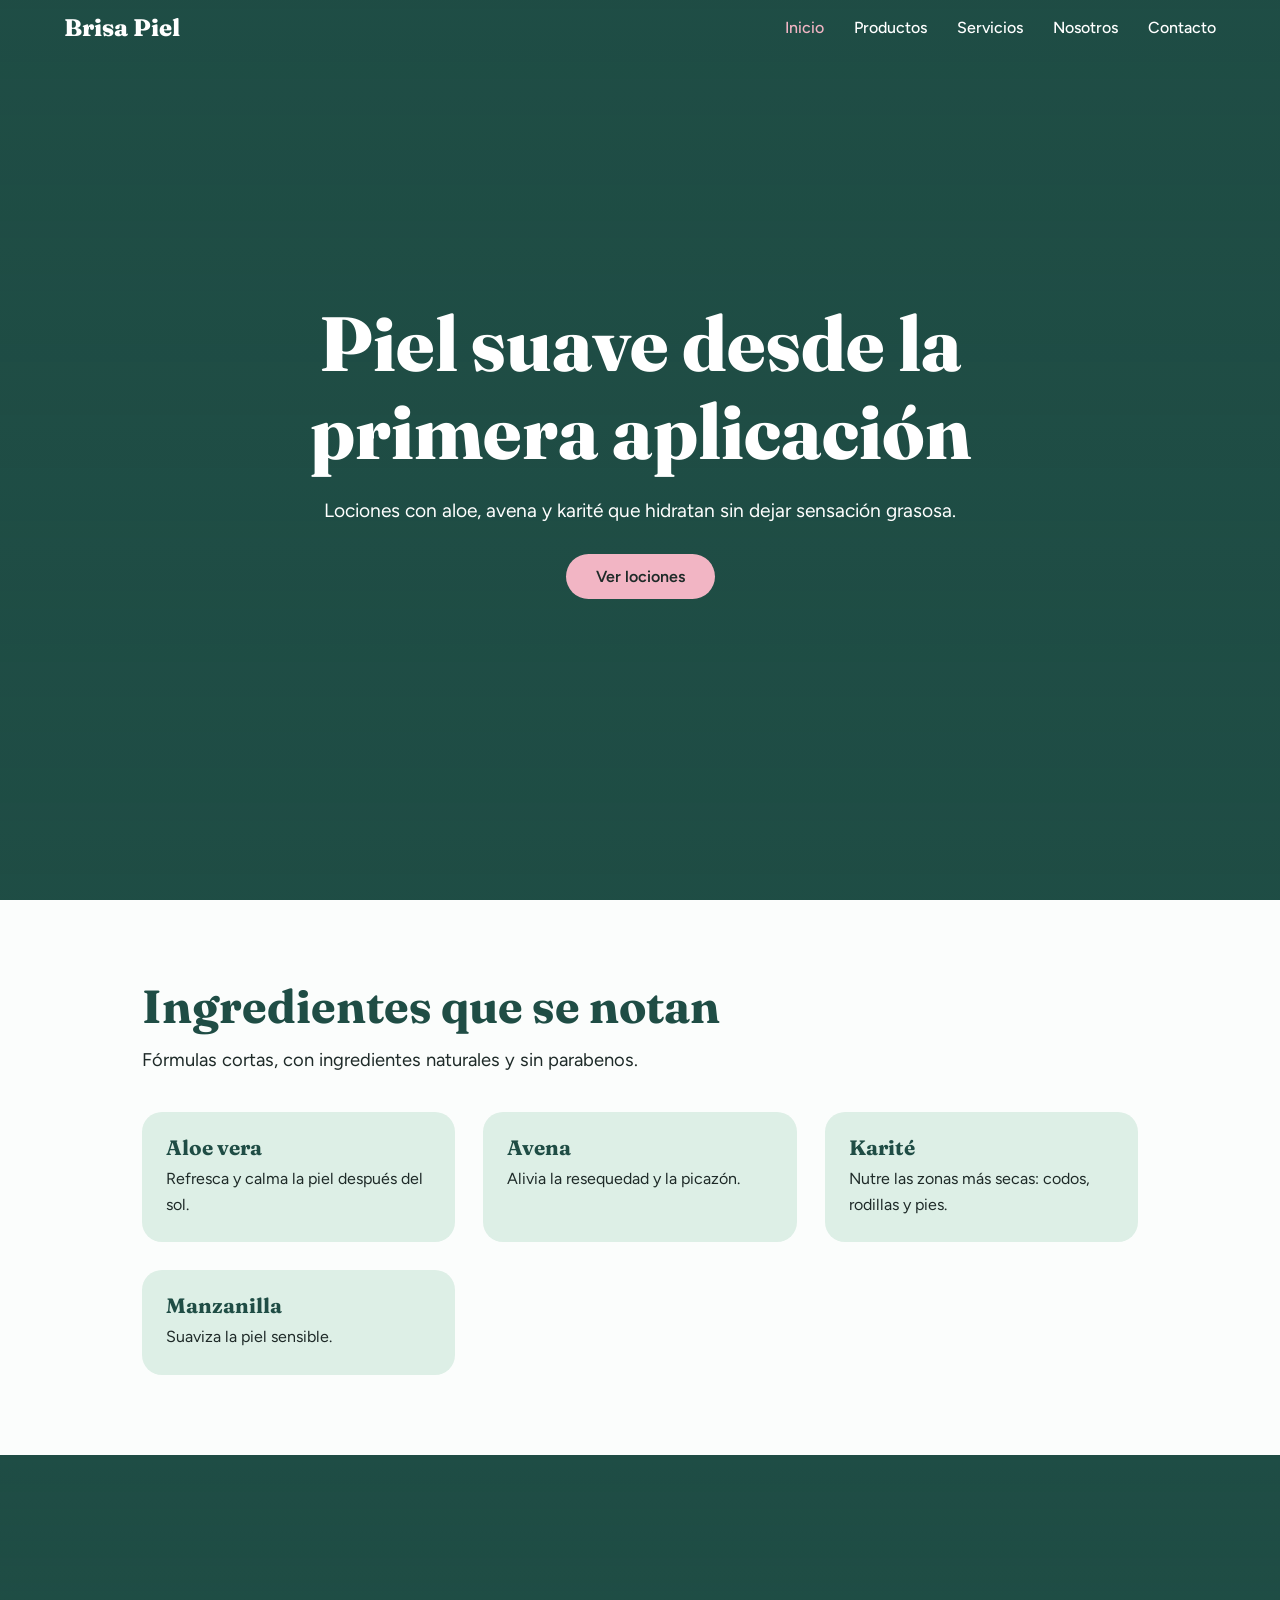
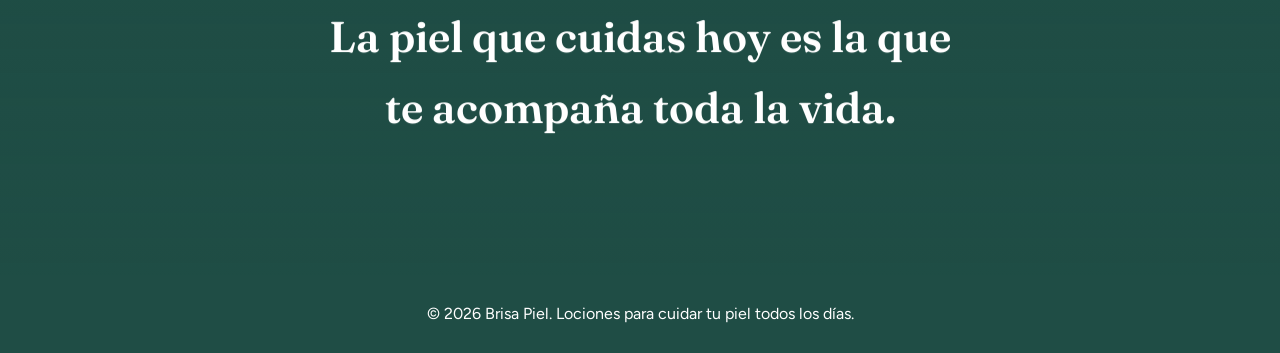
<file: index.html>
<!DOCTYPE html>
<html lang="es">
<head>
<meta charset="UTF-8">
<meta name="viewport" content="width=device-width, initial-scale=1">
<title>Inicio | Brisa Piel</title>
<link rel="preconnect" href="https://fonts.googleapis.com">
<link rel="preconnect" href="https://fonts.gstatic.com" crossorigin>
<link href="https://fonts.googleapis.com/css2?family=Fraunces:opsz,wght@9..144,600;9..144,800&family=Figtree:wght@400;500;600&display=swap" rel="stylesheet">
<link rel="stylesheet" href="style.css">
</head>
<body class="home">
<header class="nav" id="nav">
  <a class="logo" href="index.html">Brisa Piel</a>
  <button class="burger" id="burger" aria-label="Abrir menú" aria-expanded="false">Menú</button>
  <nav id="menu">
    <a href="index.html">Inicio</a>
    <a href="productos.html">Productos</a>
    <a href="servicios.html">Servicios</a>
    <a href="nosotros.html">Nosotros</a>
    <a href="contacto.html">Contacto</a>
  </nav>
</header>
<section class="hero">
  <div class="layer bg" data-speed="0.3" style="background-image:url('https://images.unsplash.com/photo-1556228720-195a672e8a03?auto=format&fit=crop&w=1800&q=70')"></div>
  <div class="shade"></div>
  <div class="hero-text" data-speed="-0.12">
    <h1>Piel suave desde la primera aplicación</h1>
    <p>Lociones con aloe, avena y karité que hidratan sin dejar sensación grasosa.</p>
    <a class="btn" href="productos.html">Ver lociones</a>
  </div>
</section>
<section class="section">
  <h2>Ingredientes que se notan</h2>
  <p class="lead">Fórmulas cortas, con ingredientes naturales y sin parabenos.</p>
  <div class="grid">
    <article class="item"><h3>Aloe vera</h3><p>Refresca y calma la piel después del sol.</p></article>
    <article class="item"><h3>Avena</h3><p>Alivia la resequedad y la picazón.</p></article>
    <article class="item"><h3>Karité</h3><p>Nutre las zonas más secas: codos, rodillas y pies.</p></article>
    <article class="item"><h3>Manzanilla</h3><p>Suaviza la piel sensible.</p></article>
  </div>
</section>
<section class="band">
  <div class="layer bg" data-speed="0.2" style="background-image:url('https://images.unsplash.com/photo-1571781926291-c477ebfd024b?auto=format&fit=crop&w=1800&q=70')"></div>
  <div class="shade"></div>
  <blockquote data-speed="-0.05">La piel que cuidas hoy es la que te acompaña toda la vida.</blockquote>
</section>
<footer>© 2026 Brisa Piel. Lociones para cuidar tu piel todos los días.</footer>
<script src="main.js"></script>
</body>
</html>
</file>
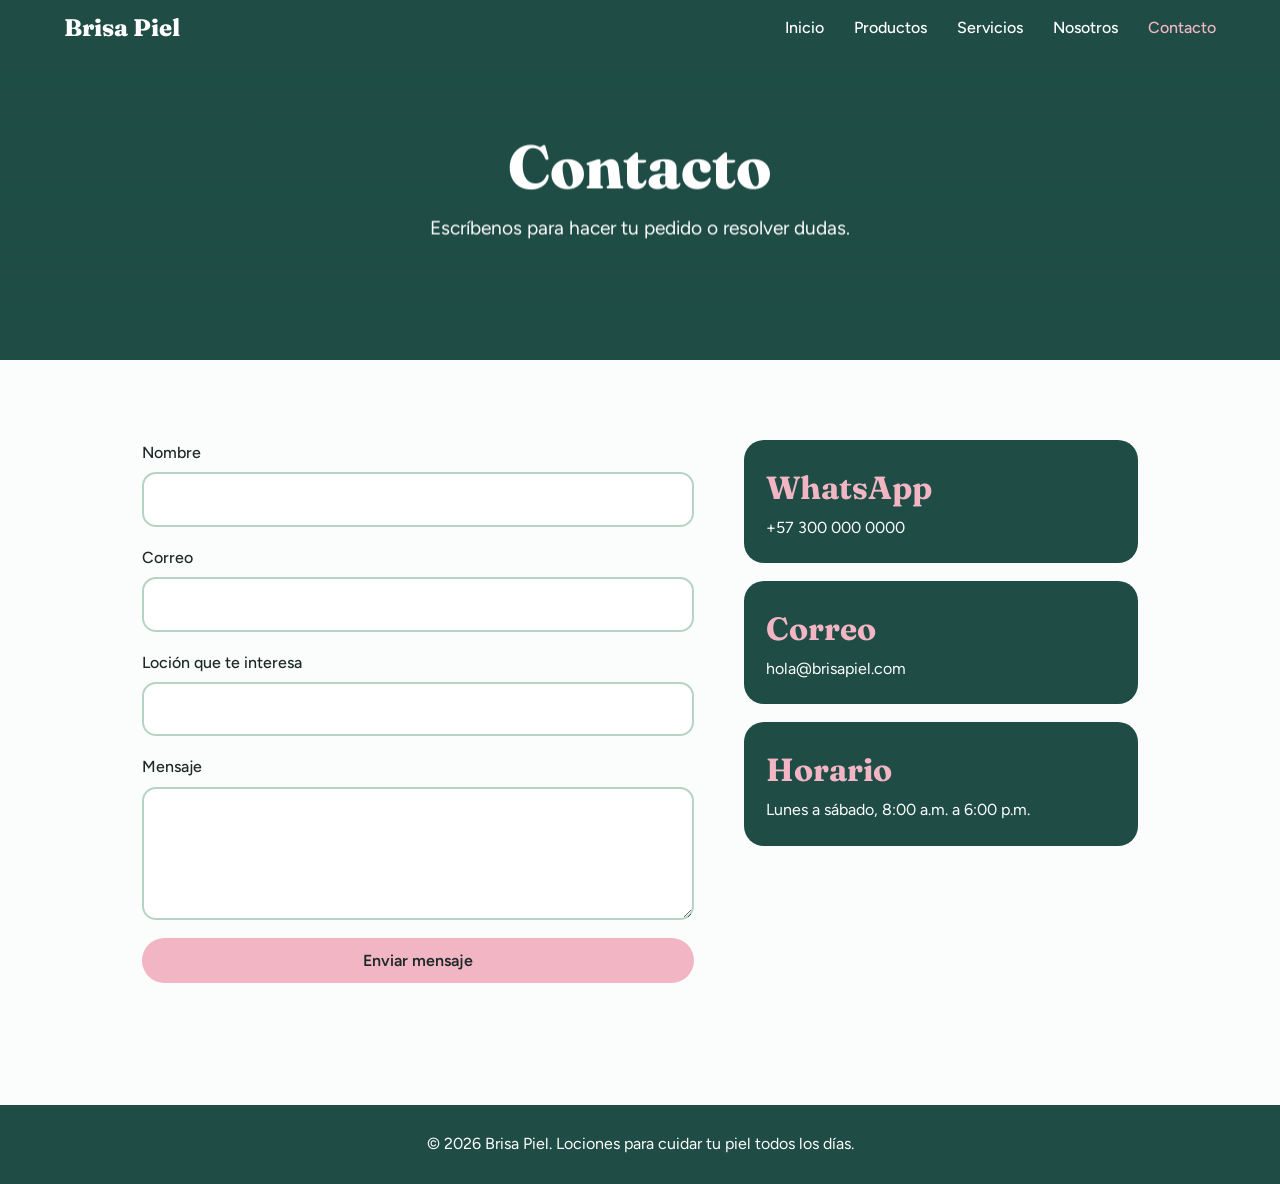
<file: contacto.html>
<!DOCTYPE html>
<html lang="es">
<head>
<meta charset="UTF-8">
<meta name="viewport" content="width=device-width, initial-scale=1">
<title>Contacto | Brisa Piel</title>
<link rel="preconnect" href="https://fonts.googleapis.com">
<link rel="preconnect" href="https://fonts.gstatic.com" crossorigin>
<link href="https://fonts.googleapis.com/css2?family=Fraunces:opsz,wght@9..144,600;9..144,800&family=Figtree:wght@400;500;600&display=swap" rel="stylesheet">
<link rel="stylesheet" href="style.css">
</head>
<body class="inner">
<header class="nav" id="nav">
  <a class="logo" href="index.html">Brisa Piel</a>
  <button class="burger" id="burger" aria-label="Abrir menú" aria-expanded="false">Menú</button>
  <nav id="menu">
    <a href="index.html">Inicio</a>
    <a href="productos.html">Productos</a>
    <a href="servicios.html">Servicios</a>
    <a href="nosotros.html">Nosotros</a>
    <a href="contacto.html">Contacto</a>
  </nav>
</header>
<section class="page-hero"><div class="layer bg" data-speed="0.2" style="background-image:url('https://images.unsplash.com/photo-1571781926291-c477ebfd024b?auto=format&fit=crop&w=1800&q=70')"></div><div class="shade"></div><div class="hero-text" data-speed="-0.08"><h1>Contacto</h1><p>Escríbenos para hacer tu pedido o resolver dudas.</p></div></section>
<section class="section split">
<form id="form" novalidate>
<label>Nombre<input type="text" name="nombre" required></label>
<label>Correo<input type="email" name="correo" required></label>
<label>Loción que te interesa<input type="text" name="locion"></label>
<label>Mensaje<textarea name="mensaje" rows="4" required></textarea></label>
<button class="btn" type="submit">Enviar mensaje</button>
<p id="msg" role="status"></p>
</form>
<ul class="stats">
<li><strong>WhatsApp</strong> +57 300 000 0000</li>
<li><strong>Correo</strong> hola@brisapiel.com</li>
<li><strong>Horario</strong> Lunes a sábado, 8:00 a.m. a 6:00 p.m.</li>
</ul></section>
<footer>© 2026 Brisa Piel. Lociones para cuidar tu piel todos los días.</footer>
<script src="main.js"></script>
</body>
</html>
</file>
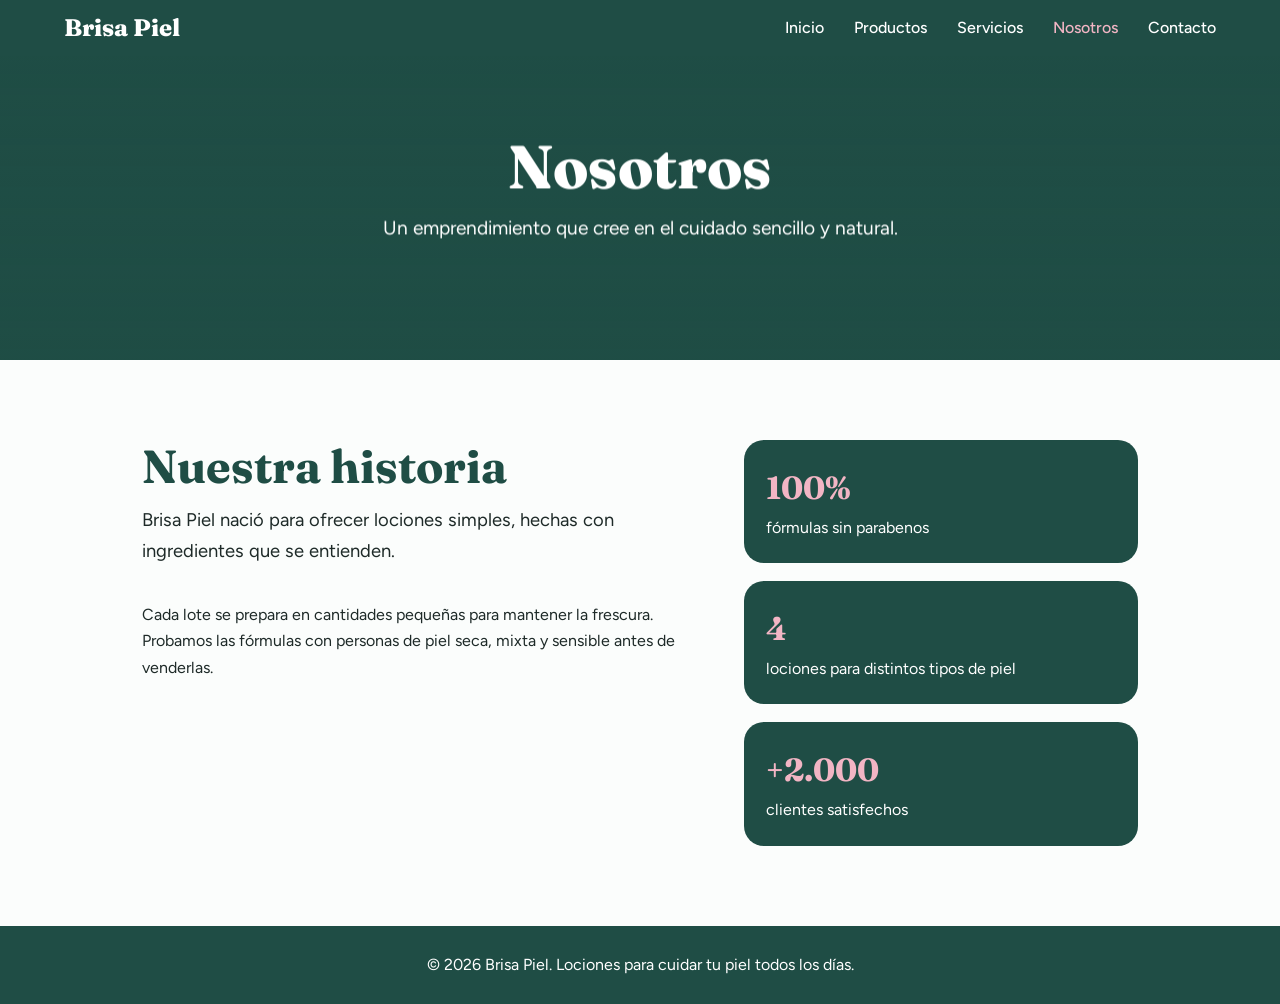
<file: nosotros.html>
<!DOCTYPE html>
<html lang="es">
<head>
<meta charset="UTF-8">
<meta name="viewport" content="width=device-width, initial-scale=1">
<title>Nosotros | Brisa Piel</title>
<link rel="preconnect" href="https://fonts.googleapis.com">
<link rel="preconnect" href="https://fonts.gstatic.com" crossorigin>
<link href="https://fonts.googleapis.com/css2?family=Fraunces:opsz,wght@9..144,600;9..144,800&family=Figtree:wght@400;500;600&display=swap" rel="stylesheet">
<link rel="stylesheet" href="style.css">
</head>
<body class="inner">
<header class="nav" id="nav">
  <a class="logo" href="index.html">Brisa Piel</a>
  <button class="burger" id="burger" aria-label="Abrir menú" aria-expanded="false">Menú</button>
  <nav id="menu">
    <a href="index.html">Inicio</a>
    <a href="productos.html">Productos</a>
    <a href="servicios.html">Servicios</a>
    <a href="nosotros.html">Nosotros</a>
    <a href="contacto.html">Contacto</a>
  </nav>
</header>
<section class="page-hero"><div class="layer bg" data-speed="0.2" style="background-image:url('https://images.unsplash.com/photo-1556228720-195a672e8a03?auto=format&fit=crop&w=1800&q=70')"></div><div class="shade"></div><div class="hero-text" data-speed="-0.08"><h1>Nosotros</h1><p>Un emprendimiento que cree en el cuidado sencillo y natural.</p></div></section>
<section class="section split">
<div><h2>Nuestra historia</h2>
<p class="lead">Brisa Piel nació para ofrecer lociones simples, hechas con ingredientes que se entienden.</p>
<p>Cada lote se prepara en cantidades pequeñas para mantener la frescura. Probamos las fórmulas con personas de piel seca, mixta y sensible antes de venderlas.</p></div>
<ul class="stats">
<li><strong>100%</strong> fórmulas sin parabenos</li>
<li><strong>4</strong> lociones para distintos tipos de piel</li>
<li><strong>+2.000</strong> clientes satisfechos</li>
</ul></section>
<footer>© 2026 Brisa Piel. Lociones para cuidar tu piel todos los días.</footer>
<script src="main.js"></script>
</body>
</html>
</file>
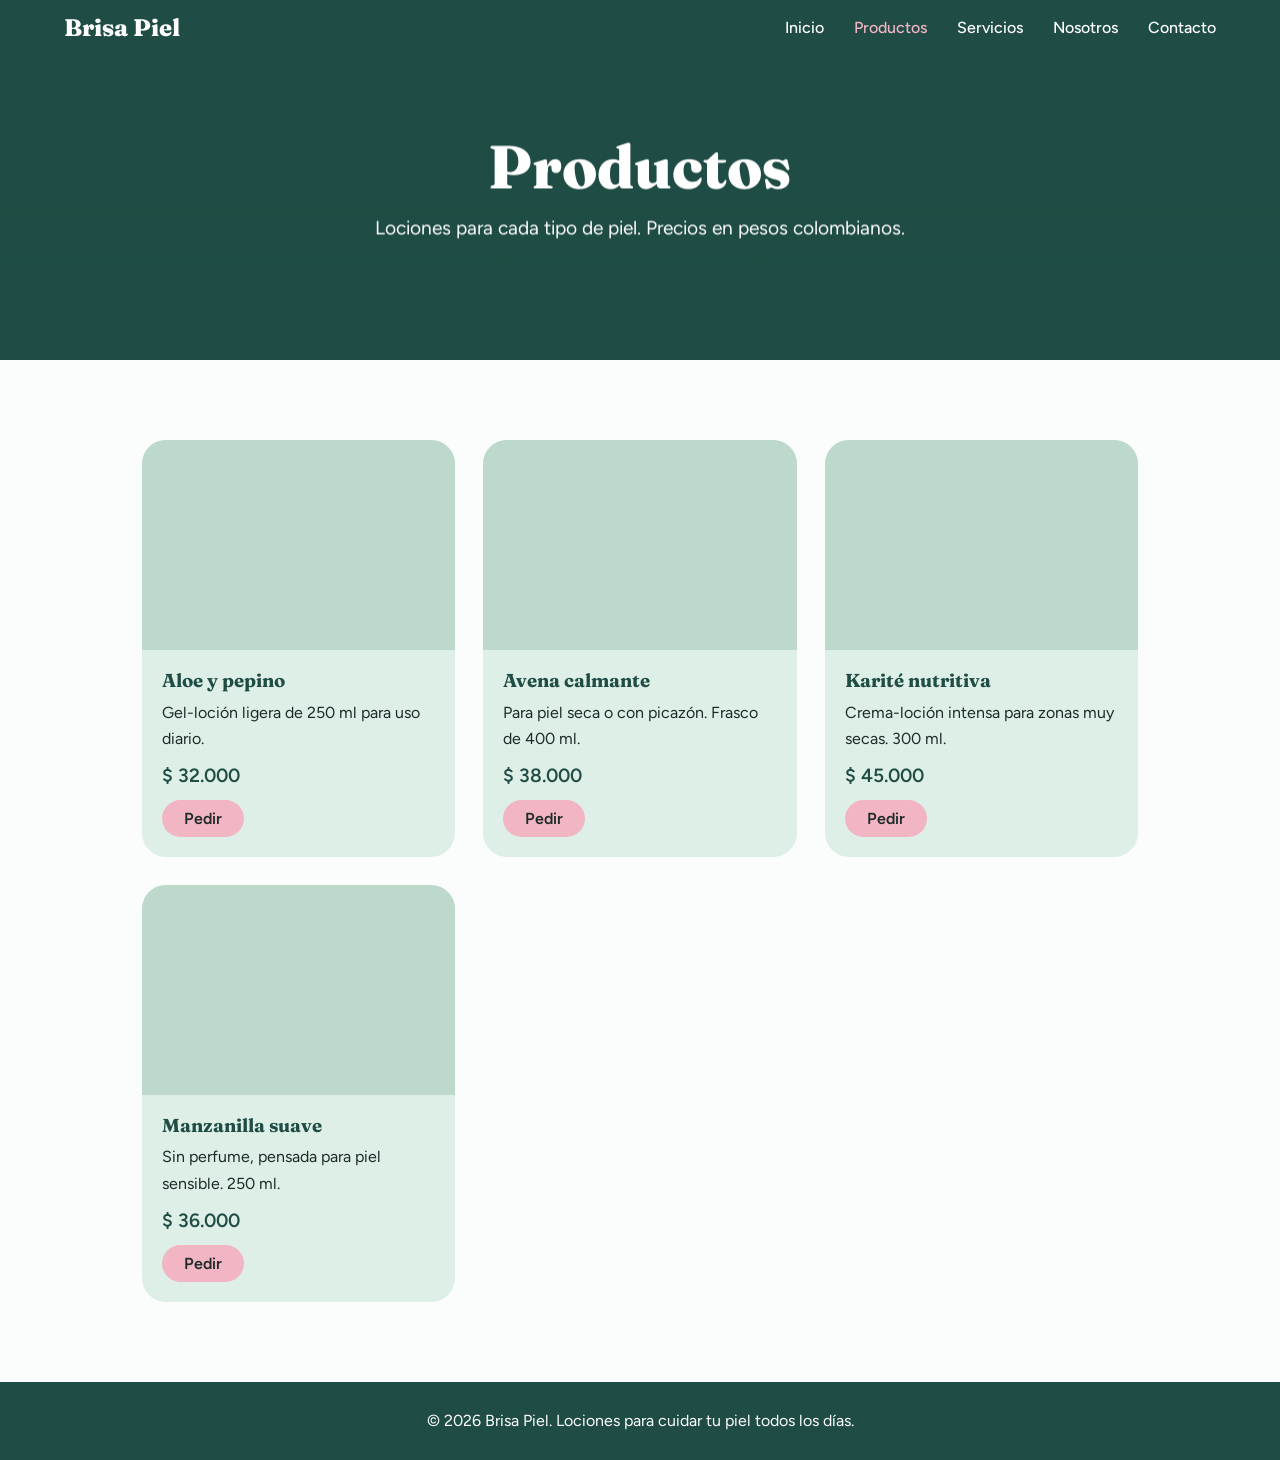
<file: productos.html>
<!DOCTYPE html>
<html lang="es">
<head>
<meta charset="UTF-8">
<meta name="viewport" content="width=device-width, initial-scale=1">
<title>Productos | Brisa Piel</title>
<link rel="preconnect" href="https://fonts.googleapis.com">
<link rel="preconnect" href="https://fonts.gstatic.com" crossorigin>
<link href="https://fonts.googleapis.com/css2?family=Fraunces:opsz,wght@9..144,600;9..144,800&family=Figtree:wght@400;500;600&display=swap" rel="stylesheet">
<link rel="stylesheet" href="style.css">
</head>
<body class="inner">
<header class="nav" id="nav">
  <a class="logo" href="index.html">Brisa Piel</a>
  <button class="burger" id="burger" aria-label="Abrir menú" aria-expanded="false">Menú</button>
  <nav id="menu">
    <a href="index.html">Inicio</a>
    <a href="productos.html">Productos</a>
    <a href="servicios.html">Servicios</a>
    <a href="nosotros.html">Nosotros</a>
    <a href="contacto.html">Contacto</a>
  </nav>
</header>
<section class="page-hero"><div class="layer bg" data-speed="0.2" style="background-image:url('https://images.unsplash.com/photo-1571781926291-c477ebfd024b?auto=format&fit=crop&w=1800&q=70')"></div><div class="shade"></div><div class="hero-text" data-speed="-0.08"><h1>Productos</h1><p>Lociones para cada tipo de piel. Precios en pesos colombianos.</p></div></section>
<section class="section"><div class="cards">
<article class="card"><div class="thumb" style="background-image:url('https://images.unsplash.com/photo-1556228720-195a672e8a03?auto=format&fit=crop&w=800&q=70')"></div><div class="body"><h3>Aloe y pepino</h3><p>Gel-loción ligera de 250 ml para uso diario.</p><p class="price">$ 32.000</p><a class="btn small" href="contacto.html">Pedir</a></div></article>
<article class="card"><div class="thumb" style="background-image:url('https://images.unsplash.com/photo-1571781926291-c477ebfd024b?auto=format&fit=crop&w=800&q=70')"></div><div class="body"><h3>Avena calmante</h3><p>Para piel seca o con picazón. Frasco de 400 ml.</p><p class="price">$ 38.000</p><a class="btn small" href="contacto.html">Pedir</a></div></article>
<article class="card"><div class="thumb" style="background-image:url('https://images.unsplash.com/photo-1596462502278-27bfdc403348?auto=format&fit=crop&w=800&q=70')"></div><div class="body"><h3>Karité nutritiva</h3><p>Crema-loción intensa para zonas muy secas. 300 ml.</p><p class="price">$ 45.000</p><a class="btn small" href="contacto.html">Pedir</a></div></article>
<article class="card"><div class="thumb" style="background-image:url('https://images.unsplash.com/photo-1556228720-195a672e8a03?auto=format&fit=crop&w=800&q=70')"></div><div class="body"><h3>Manzanilla suave</h3><p>Sin perfume, pensada para piel sensible. 250 ml.</p><p class="price">$ 36.000</p><a class="btn small" href="contacto.html">Pedir</a></div></article>
</div></section>
<footer>© 2026 Brisa Piel. Lociones para cuidar tu piel todos los días.</footer>
<script src="main.js"></script>
</body>
</html>
</file>
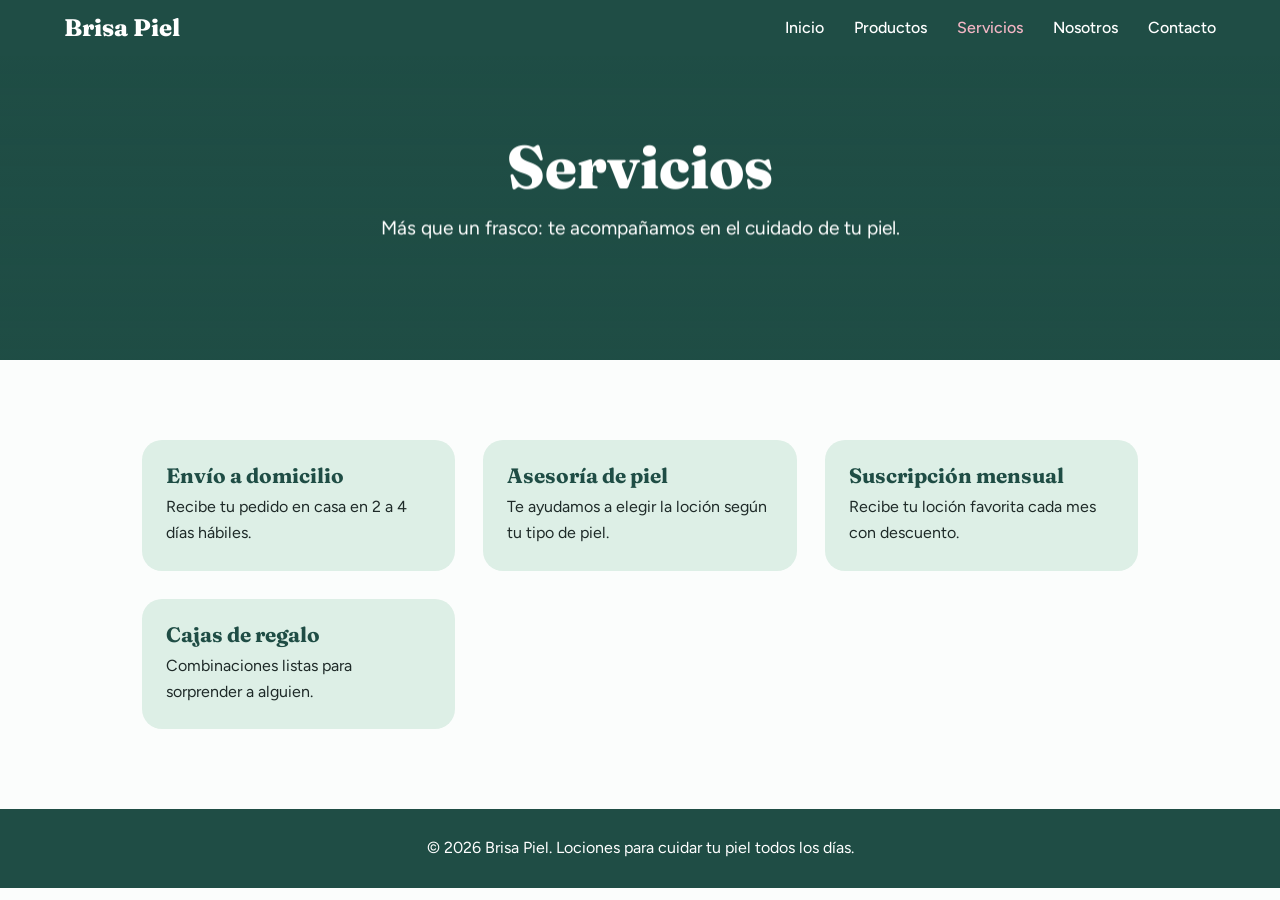
<file: servicios.html>
<!DOCTYPE html>
<html lang="es">
<head>
<meta charset="UTF-8">
<meta name="viewport" content="width=device-width, initial-scale=1">
<title>Servicios | Brisa Piel</title>
<link rel="preconnect" href="https://fonts.googleapis.com">
<link rel="preconnect" href="https://fonts.gstatic.com" crossorigin>
<link href="https://fonts.googleapis.com/css2?family=Fraunces:opsz,wght@9..144,600;9..144,800&family=Figtree:wght@400;500;600&display=swap" rel="stylesheet">
<link rel="stylesheet" href="style.css">
</head>
<body class="inner">
<header class="nav" id="nav">
  <a class="logo" href="index.html">Brisa Piel</a>
  <button class="burger" id="burger" aria-label="Abrir menú" aria-expanded="false">Menú</button>
  <nav id="menu">
    <a href="index.html">Inicio</a>
    <a href="productos.html">Productos</a>
    <a href="servicios.html">Servicios</a>
    <a href="nosotros.html">Nosotros</a>
    <a href="contacto.html">Contacto</a>
  </nav>
</header>
<section class="page-hero"><div class="layer bg" data-speed="0.2" style="background-image:url('https://images.unsplash.com/photo-1596462502278-27bfdc403348?auto=format&fit=crop&w=1800&q=70')"></div><div class="shade"></div><div class="hero-text" data-speed="-0.08"><h1>Servicios</h1><p>Más que un frasco: te acompañamos en el cuidado de tu piel.</p></div></section>
<section class="section"><div class="grid">
<article class="item"><h3>Envío a domicilio</h3><p>Recibe tu pedido en casa en 2 a 4 días hábiles.</p></article>
<article class="item"><h3>Asesoría de piel</h3><p>Te ayudamos a elegir la loción según tu tipo de piel.</p></article>
<article class="item"><h3>Suscripción mensual</h3><p>Recibe tu loción favorita cada mes con descuento.</p></article>
<article class="item"><h3>Cajas de regalo</h3><p>Combinaciones listas para sorprender a alguien.</p></article>
</div></section>
<footer>© 2026 Brisa Piel. Lociones para cuidar tu piel todos los días.</footer>
<script src="main.js"></script>
</body>
</html>
</file>
<file: style.css>
:root{
  --fern:#1F4D45; --mint:#DDEFE6; --petal:#F2B5C4;
  --paper:#FBFDFC; --ink:#1E2A28;
}
*{box-sizing:border-box;margin:0;padding:0}
html{scroll-behavior:smooth}
body{font-family:'Figtree',sans-serif;color:var(--ink);background:var(--paper);line-height:1.65}
h1,h2,h3,.logo{font-family:'Fraunces',serif;line-height:1.15}
a{color:var(--fern)}

/* Navegación */
.nav{position:fixed;top:0;left:0;right:0;z-index:20;display:flex;justify-content:space-between;align-items:center;padding:14px 5vw;transition:background .3s}
.nav.solid,.inner .nav{background:var(--fern)}
.logo{font-size:1.5rem;font-weight:800;color:#fff;text-decoration:none}
nav a{color:#fff;text-decoration:none;margin-left:26px;font-weight:500}
nav a:hover,nav a:focus-visible,nav a.active{color:var(--petal)}
.burger{display:none;background:none;border:2px solid #fff;color:#fff;padding:6px 14px;border-radius:30px;font:inherit;cursor:pointer}

/* Parallax */
.hero,.band,.page-hero{position:relative;overflow:hidden;display:grid;place-items:center;text-align:center;color:#fff;background:var(--fern)}
.hero{min-height:100vh}
.band{min-height:420px}
.page-hero{min-height:360px;padding-top:60px}
.layer{position:absolute;left:0;right:0;top:-30%;height:160%;background-size:cover;background-position:center;will-change:transform}
.shade{position:absolute;inset:0;background:linear-gradient(180deg,rgba(31,77,69,.6),rgba(31,77,69,.4))}
.hero-text,.band blockquote{position:relative;padding:0 6vw;max-width:820px;will-change:transform}
.hero h1{font-size:clamp(2.4rem,7vw,4.8rem);font-weight:800;margin-bottom:18px}
.page-hero h1{font-size:clamp(2.2rem,6vw,3.8rem);font-weight:800;margin-bottom:10px}
.hero p,.page-hero p{font-size:1.2rem;margin-bottom:28px}
.page-hero p{margin-bottom:0}
.band blockquote{font-family:'Fraunces',serif;font-size:clamp(1.6rem,4vw,2.7rem);font-weight:600}

/* Secciones */
.section{padding:80px 8vw;max-width:1200px;margin:0 auto}
h2{font-size:clamp(2rem,4vw,2.9rem);color:var(--fern);margin-bottom:12px}
.lead{font-size:1.15rem;max-width:62ch;margin-bottom:36px}
.grid{display:grid;grid-template-columns:repeat(auto-fit,minmax(230px,1fr));gap:28px}
.item{background:var(--mint);border-radius:20px;padding:24px}
.item h3{color:var(--fern);margin-bottom:6px;font-size:1.3rem}
.split{display:grid;grid-template-columns:1.4fr 1fr;gap:50px;align-items:start}
.split p+p{margin-top:14px}
.stats{list-style:none;display:grid;gap:18px}
.stats li{background:var(--fern);color:#fff;padding:22px;border-radius:20px}
.stats strong{display:block;font-family:'Fraunces',serif;font-size:2rem;color:var(--petal)}

/* Productos */
.cards{display:grid;grid-template-columns:repeat(auto-fit,minmax(250px,1fr));gap:28px}
.card{background:var(--mint);border-radius:24px;overflow:hidden;display:flex;flex-direction:column}
.thumb{height:210px;background:#bcd9cc center/cover}
.body{padding:20px;display:flex;flex-direction:column;gap:8px;flex:1}
.body h3{color:var(--fern)}
.price{font-weight:600;font-size:1.2rem;color:var(--fern);margin-top:auto}

/* Botones y formulario */
.btn{display:inline-block;background:var(--petal);color:var(--ink);font:600 1rem 'Figtree',sans-serif;padding:13px 30px;border:none;border-radius:40px;text-decoration:none;cursor:pointer}
.btn:hover{background:#f7c9d4}
.btn.small{padding:9px 22px;align-self:flex-start}
a:focus-visible,button:focus-visible,input:focus-visible,textarea:focus-visible{outline:3px solid var(--petal);outline-offset:2px}
form{display:grid;gap:18px}
label{display:grid;gap:6px;font-weight:500}
input,textarea{font:inherit;padding:12px 16px;border:2px solid #b7d3c6;border-radius:14px;background:#fff}
input.error,textarea.error{border-color:#c0392b}
#msg{min-height:1.5em;font-weight:500}
#msg.ok{color:#1d7a46}
#msg.bad{color:#c0392b}
footer{background:var(--fern);color:#fff;text-align:center;padding:26px}

/* Móvil */
@media(max-width:760px){
  .burger{display:block}
  nav{position:absolute;top:100%;left:0;right:0;background:var(--fern);display:none;flex-direction:column;padding:10px 5vw 18px}
  nav.open{display:flex}
  nav a{margin:10px 0}
  .split{grid-template-columns:1fr}
  .section{padding:60px 6vw}
}
@media(prefers-reduced-motion:reduce){
  html{scroll-behavior:auto}
  .layer,.hero-text,.band blockquote{transform:none!important}
}
</file>
